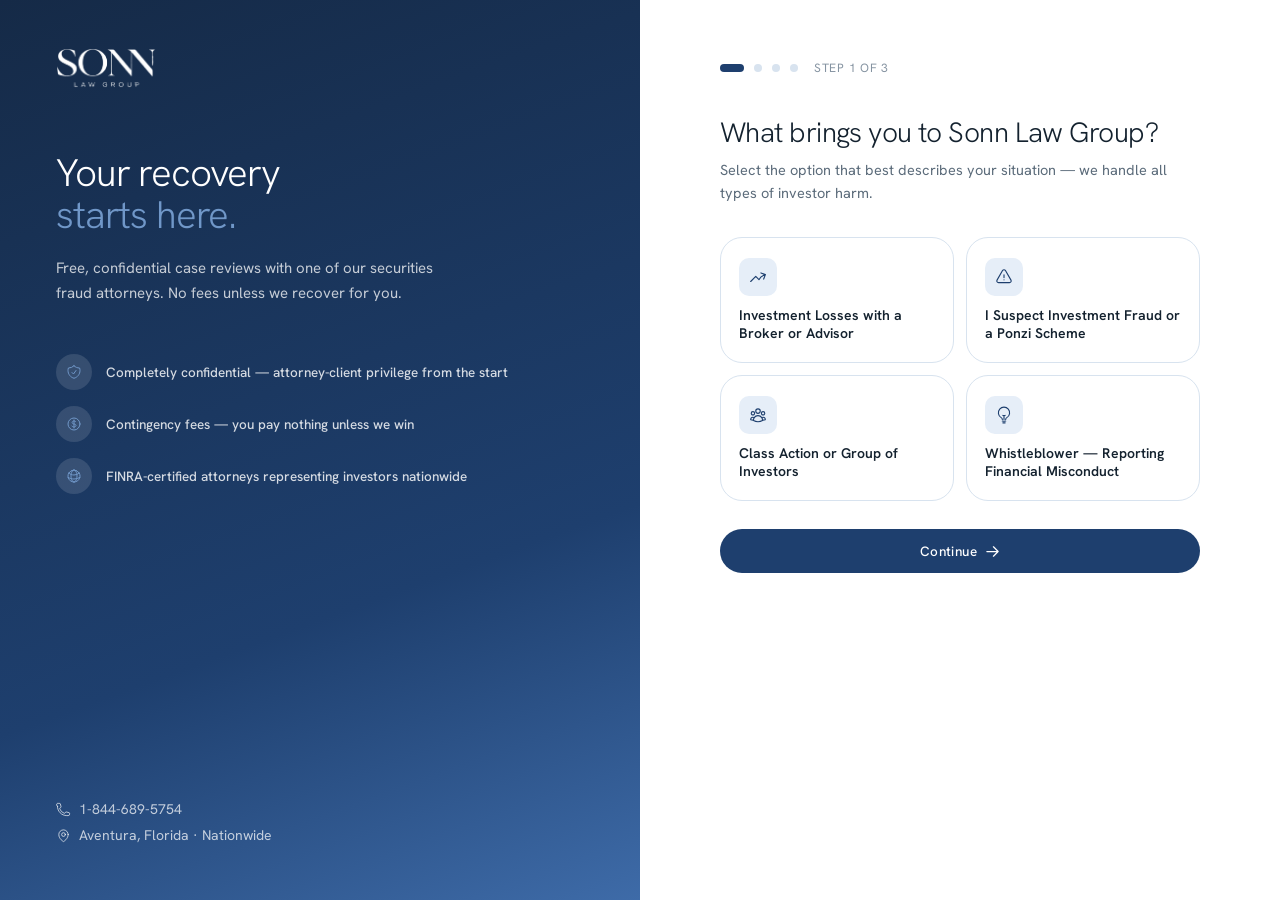
<file: contact.html>
<!DOCTYPE html>
<html lang="en">
<head>
<meta charset="utf-8" />
<meta name="viewport" content="width=device-width, initial-scale=1" />
<title>Free Case Review — Sonn Law Group</title>
<link rel="preconnect" href="https://fonts.googleapis.com">
<link href="https://fonts.googleapis.com/css2?family=Hanken+Grotesk:wght@300;400;500;600;700&display=swap" rel="stylesheet">
<style>
*, *::before, *::after { box-sizing: border-box; margin: 0; padding: 0; }
:root {
  --navy: #152a47; --brand: #1e3f6e; --brand-h: #24548f;
  --accent: #7097c8; --ink: #14222f; --ink2: #5b6b7a; --ink3: #8593a1;
  --line: #d8e3ef; --tint: #f3f6fc; --tint2: #e6eef8; --paper: #fff;
  --frame: #d8e3ef; --r-pill: 999px; --r-lg: 22px; --r-xl: 28px;
  --shadow: 0 10px 40px rgba(21,42,71,.10);
  --font: 'Hanken Grotesk', system-ui, sans-serif;
}
html, body { min-height: 100vh; font-family: var(--font); background: var(--frame); -webkit-font-smoothing: antialiased; }
a { text-decoration: none; color: inherit; }

/* ---- Layout ---- */
.shell { min-height: 100vh; display: grid; grid-template-columns: 1fr 1fr; }
.left { background: linear-gradient(160deg, var(--navy), var(--brand) 65%, #3e6ba8); display: flex; flex-direction: column; justify-content: space-between; padding: 48px 56px; position: relative; overflow: hidden; }
.left::before { content: ''; position: absolute; inset: 0; background: url('https://i.imgur.com/uVN0MfJ.jpg') center/cover; opacity: .12; }
.left-inner { position: relative; z-index: 1; }
.logo { display: block; height: 40px; width: auto; margin-bottom: 64px; }
.left h1 { font-size: 2.4rem; font-weight: 300; color: #fff; line-height: 1.1; letter-spacing: -.03em; margin-bottom: 20px; }
.left h1 span { color: var(--accent); }
.left p { font-size: 15px; color: rgba(255,255,255,.75); line-height: 1.65; max-width: 380px; }
.trust-list { margin-top: 48px; display: flex; flex-direction: column; gap: 16px; }
.trust-item { display: flex; align-items: center; gap: 14px; }
.trust-icon { width: 36px; height: 36px; border-radius: 50%; background: rgba(255,255,255,.12); display: flex; align-items: center; justify-content: center; flex: 0 0 auto; color: var(--accent); }
.trust-icon svg { width: 16px; height: 16px; }
.trust-text { font-size: 13.5px; color: rgba(255,255,255,.82); font-weight: 500; }
.contact-info { position: relative; z-index: 1; margin-top: 48px; }
.contact-info a { display: flex; align-items: center; gap: 8px; color: rgba(255,255,255,.72); font-size: 14px; margin-bottom: 8px; }
.contact-info svg { width: 15px; height: 15px; }

/* ---- Right panel ---- */
.right { background: var(--paper); display: flex; align-items: flex-start; justify-content: center; padding: 60px 48px; overflow-y: auto; }
.form-wrap { width: 100%; max-width: 480px; }

/* ---- Progress ---- */
.progress-row { display: flex; align-items: center; gap: 10px; margin-bottom: 40px; }
.step-dot { width: 8px; height: 8px; border-radius: 50%; background: var(--line); transition: all .3s; }
.step-dot.done { background: var(--brand); }
.step-dot.active { width: 24px; border-radius: 4px; background: var(--brand); }
.step-label { font-size: 12px; color: var(--ink3); letter-spacing: .06em; text-transform: uppercase; margin-left: 6px; }

/* ---- Step content ---- */
.step { display: none; }
.step.active { display: block; animation: fadeUp .35s ease both; }
@keyframes fadeUp { from { opacity:0; transform:translateY(10px); } to { opacity:1; transform:none; } }
.step-head { margin-bottom: 32px; }
.step-head h2 { font-size: 1.75rem; font-weight: 300; color: var(--ink); letter-spacing: -.02em; line-height: 1.15; margin-bottom: 10px; }
.step-head p { font-size: 14.5px; color: var(--ink2); line-height: 1.6; }

/* ---- Option cards (step 1) ---- */
.option-grid { display: grid; grid-template-columns: 1fr 1fr; gap: 12px; margin-bottom: 28px; }
.opt-card { border: 1.5px solid var(--line); border-radius: var(--r-lg); padding: 20px 18px; cursor: pointer; transition: all .2s; display: flex; flex-direction: column; gap: 10px; }
.opt-card:hover { border-color: var(--brand); background: var(--tint); }
.opt-card.selected { border-color: var(--brand); background: var(--tint2); }
.opt-icon { width: 38px; height: 38px; border-radius: 10px; background: var(--tint2); display: flex; align-items: center; justify-content: center; color: var(--brand); }
.opt-icon svg { width: 18px; height: 18px; }
.opt-label { font-size: 14px; font-weight: 600; color: var(--ink); line-height: 1.3; }

/* ---- Loss amount (step 2) ---- */
.loss-options { display: flex; flex-direction: column; gap: 10px; margin-bottom: 20px; }
.loss-opt { border: 1.5px solid var(--line); border-radius: var(--r-lg); padding: 16px 20px; cursor: pointer; display: flex; align-items: center; gap: 14px; transition: all .2s; }
.loss-opt:hover { border-color: var(--brand); background: var(--tint); }
.loss-opt.selected { border-color: var(--brand); background: var(--tint2); }
.loss-radio { width: 18px; height: 18px; border-radius: 50%; border: 2px solid var(--line); flex: 0 0 auto; display: flex; align-items: center; justify-content: center; }
.loss-opt.selected .loss-radio { border-color: var(--brand); background: var(--brand); }
.loss-opt.selected .loss-radio::after { content: ''; width: 6px; height: 6px; border-radius: 50%; background: #fff; }
.loss-label { font-size: 14.5px; color: var(--ink); font-weight: 500; }
.loss-sub { font-size: 12px; color: var(--ink3); margin-top: 2px; }
.detail-area { width: 100%; border: 1.5px solid var(--line); border-radius: var(--r-lg); padding: 14px 16px; font-family: var(--font); font-size: 14.5px; color: var(--ink); background: #fff; resize: none; margin-bottom: 20px; }
.detail-area:focus { outline: none; border-color: var(--brand); box-shadow: 0 0 0 3px rgba(30,63,110,.1); }

/* ---- Contact form (step 3) ---- */
.field-row { display: grid; grid-template-columns: 1fr 1fr; gap: 12px; margin-bottom: 12px; }
.field { display: flex; flex-direction: column; gap: 6px; margin-bottom: 12px; }
.field label { font-size: 12.5px; font-weight: 600; color: var(--ink2); letter-spacing: .02em; }
.field input, .field select { border: 1.5px solid var(--line); border-radius: var(--r-lg); padding: 13px 15px; font-family: var(--font); font-size: 15px; color: var(--ink); background: #fff; transition: border .2s; }
.field input:focus, .field select:focus { outline: none; border-color: var(--brand); box-shadow: 0 0 0 3px rgba(30,63,110,.1); }
.disclaimer { font-size: 11.5px; color: var(--ink3); line-height: 1.6; margin-bottom: 20px; }

/* ---- Success (step 4) ---- */
.success-wrap { text-align: center; padding: 20px 0; }
.success-icon { width: 72px; height: 72px; border-radius: 50%; background: var(--tint2); color: var(--brand); display: flex; align-items: center; justify-content: center; margin: 0 auto 24px; }
.success-icon svg { width: 32px; height: 32px; }
.success-wrap h2 { font-size: 1.8rem; font-weight: 300; color: var(--ink); letter-spacing: -.02em; margin-bottom: 12px; }
.success-wrap p { font-size: 15px; color: var(--ink2); line-height: 1.65; max-width: 360px; margin: 0 auto 32px; }
.next-steps { background: var(--tint); border-radius: var(--r-xl); padding: 24px; text-align: left; margin-bottom: 28px; }
.next-steps h4 { font-size: 13px; font-weight: 700; letter-spacing: .1em; text-transform: uppercase; color: var(--brand); margin-bottom: 16px; }
.next-step { display: flex; gap: 14px; margin-bottom: 14px; align-items: flex-start; }
.ns-num { width: 24px; height: 24px; border-radius: 50%; background: var(--brand); color: #fff; font-size: 12px; font-weight: 700; display: flex; align-items: center; justify-content: center; flex: 0 0 auto; margin-top: 1px; }
.ns-text { font-size: 14px; color: var(--ink); line-height: 1.5; }

/* ---- Buttons ---- */
.btn { display: inline-flex; align-items: center; gap: 8px; font-family: var(--font); font-weight: 500; font-size: 13.5px; letter-spacing: .03em; border: 0; cursor: pointer; border-radius: var(--r-pill); padding: 13px 26px; transition: all .2s; white-space: nowrap; }
.btn svg { width: 15px; height: 15px; }
.btn-primary { background: var(--brand); color: #fff; width: 100%; justify-content: center; }
.btn-primary:hover { background: var(--brand-h); transform: translateY(-1px); }
.btn-back { background: none; border: 0; color: var(--ink3); font-size: 13px; cursor: pointer; display: flex; align-items: center; gap: 6px; font-family: var(--font); margin-bottom: 24px; padding: 0; }
.btn-back:hover { color: var(--ink); }

@media (max-width: 860px) {
  .shell { grid-template-columns: 1fr; }
  .left { display: none; }
  .right { padding: 40px 24px; }
}
</style>
</head>
<body>
<div class="shell">
  <!-- Left panel -->
  <div class="left">
    <div class="left-inner">
      <img class="logo" src="./assets/sonn-law-logo-white.png" alt="Sonn Law Group" />
      <h1>Your recovery<br /><span>starts here.</span></h1>
      <p>Free, confidential case reviews with one of our securities fraud attorneys. No fees unless we recover for you.</p>
      <div class="trust-list">
        <div class="trust-item">
          <div class="trust-icon"><svg fill="none" stroke="currentColor" stroke-width="1.5" viewBox="0 0 24 24"><path stroke-linecap="round" stroke-linejoin="round" d="M9 12.75L11.25 15 15 9.75m-3-7.036A11.959 11.959 0 013.598 6 11.99 11.99 0 003 9.749c0 5.592 3.824 10.29 9 11.623 5.176-1.332 9-6.03 9-11.622 0-1.31-.21-2.571-.598-3.751h-.152c-3.196 0-6.1-1.248-8.25-3.285z"/></svg></div>
          <span class="trust-text">Completely confidential — attorney-client privilege from the start</span>
        </div>
        <div class="trust-item">
          <div class="trust-icon"><svg fill="none" stroke="currentColor" stroke-width="1.5" viewBox="0 0 24 24"><path stroke-linecap="round" stroke-linejoin="round" d="M12 6v12m-3-2.818l.879.659c1.171.879 3.07.879 4.242 0 1.172-.879 1.172-2.303 0-3.182C13.536 12.219 12.768 12 12 12c-.725 0-1.45-.22-2.003-.659-1.106-.879-1.106-2.303 0-3.182s2.9-.879 4.006 0l.415.33M21 12a9 9 0 11-18 0 9 9 0 0118 0z"/></svg></div>
          <span class="trust-text">Contingency fees — you pay nothing unless we win</span>
        </div>
        <div class="trust-item">
          <div class="trust-icon"><svg fill="none" stroke="currentColor" stroke-width="1.5" viewBox="0 0 24 24"><path stroke-linecap="round" stroke-linejoin="round" d="M12 21a9.004 9.004 0 008.716-6.747M12 21a9.004 9.004 0 01-8.716-6.747M12 21c2.485 0 4.5-4.03 4.5-9S14.485 3 12 3m0 18c-2.485 0-4.5-4.03-4.5-9S9.515 3 12 3m0 0a8.997 8.997 0 017.843 4.582M12 3a8.997 8.997 0 00-7.843 4.582m15.686 0A11.953 11.953 0 0112 10.5c-2.998 0-5.74-1.1-7.843-2.918m15.686 0A8.959 8.959 0 0121 12c0 .778-.099 1.533-.284 2.253m0 0A17.919 17.919 0 0112 16.5c-3.162 0-6.133-.815-8.716-2.247m0 0A9.015 9.015 0 013 12c0-1.605.42-3.113 1.157-4.418"/></svg></div>
          <span class="trust-text">FINRA-certified attorneys representing investors nationwide</span>
        </div>
      </div>
    </div>
    <div class="contact-info">
      <a href="tel:18446895754">
        <svg fill="none" stroke="currentColor" stroke-width="1.5" viewBox="0 0 24 24"><path stroke-linecap="round" stroke-linejoin="round" d="M2.25 6.75c0 8.284 6.716 15 15 15h2.25a2.25 2.25 0 002.25-2.25v-1.372c0-.516-.351-.966-.852-1.091l-4.423-1.106c-.44-.11-.902.055-1.173.417l-.97 1.293c-.282.376-.769.542-1.21.38a12.035 12.035 0 01-7.143-7.143c-.162-.441.004-.928.38-1.21l1.293-.97c.363-.271.527-.734.417-1.173L6.963 3.102a1.125 1.125 0 00-1.091-.852H4.5A2.25 2.25 0 002.25 6.75z"/></svg>
        1-844-689-5754
      </a>
      <a href="#">
        <svg fill="none" stroke="currentColor" stroke-width="1.5" viewBox="0 0 24 24"><path stroke-linecap="round" stroke-linejoin="round" d="M15 10.5a3 3 0 11-6 0 3 3 0 016 0z"/><path stroke-linecap="round" stroke-linejoin="round" d="M19.5 10.5c0 7.142-7.5 11.25-7.5 11.25S4.5 17.642 4.5 10.5a7.5 7.5 0 1115 0z"/></svg>
        Aventura, Florida · Nationwide
      </a>
    </div>
  </div>

  <!-- Right panel -->
  <div class="right">
    <div class="form-wrap">
      <!-- Progress -->
      <div class="progress-row">
        <div class="step-dot active" id="dot-1"></div>
        <div class="step-dot" id="dot-2"></div>
        <div class="step-dot" id="dot-3"></div>
        <div class="step-dot" id="dot-4"></div>
        <span class="step-label" id="step-label">Step 1 of 3</span>
      </div>

      <!-- Step 1: What happened -->
      <div class="step active" id="step-1">
        <div class="step-head">
          <h2>What brings you to Sonn Law Group?</h2>
          <p>Select the option that best describes your situation — we handle all types of investor harm.</p>
        </div>
        <div class="option-grid">
          <div class="opt-card" onclick="selectOpt(this)">
            <div class="opt-icon"><svg fill="none" stroke="currentColor" stroke-width="1.5" viewBox="0 0 24 24"><path stroke-linecap="round" stroke-linejoin="round" d="M2.25 18L9 11.25l4.306 4.307a11.95 11.95 0 015.814-5.519l2.74-1.22m0 0l-5.94-2.28m5.94 2.28l-2.28 5.941"/></svg></div>
            <span class="opt-label">Investment Losses with a Broker or Advisor</span>
          </div>
          <div class="opt-card" onclick="selectOpt(this)">
            <div class="opt-icon"><svg fill="none" stroke="currentColor" stroke-width="1.5" viewBox="0 0 24 24"><path stroke-linecap="round" stroke-linejoin="round" d="M12 9v3.75m-9.303 3.376c-.866 1.5.217 3.374 1.948 3.374h14.71c1.73 0 2.813-1.874 1.948-3.374L13.949 3.378c-.866-1.5-3.032-1.5-3.898 0L2.697 16.126zM12 15.75h.007v.008H12v-.008z"/></svg></div>
            <span class="opt-label">I Suspect Investment Fraud or a Ponzi Scheme</span>
          </div>
          <div class="opt-card" onclick="selectOpt(this)">
            <div class="opt-icon"><svg fill="none" stroke="currentColor" stroke-width="1.5" viewBox="0 0 24 24"><path stroke-linecap="round" stroke-linejoin="round" d="M18 18.72a9.094 9.094 0 003.741-.479 3 3 0 00-4.682-2.72m.94 3.198l.001.031c0 .225-.012.447-.037.666A11.944 11.944 0 0112 21c-2.17 0-4.207-.576-5.963-1.584A6.062 6.062 0 016 18.719m12 0a5.971 5.971 0 00-.941-3.197m0 0A5.995 5.995 0 0012 12.75a5.995 5.995 0 00-5.058 2.772m0 0a3 3 0 00-4.681 2.72 8.986 8.986 0 003.74.477m.94-3.197a5.971 5.971 0 00-.94 3.197M15 6.75a3 3 0 11-6 0 3 3 0 016 0zm6 3a2.25 2.25 0 11-4.5 0 2.25 2.25 0 014.5 0zm-13.5 0a2.25 2.25 0 11-4.5 0 2.25 2.25 0 014.5 0z"/></svg></div>
            <span class="opt-label">Class Action or Group of Investors</span>
          </div>
          <div class="opt-card" onclick="selectOpt(this)">
            <div class="opt-icon"><svg fill="none" stroke="currentColor" stroke-width="1.5" viewBox="0 0 24 24"><path stroke-linecap="round" stroke-linejoin="round" d="M12 18v-5.25m0 0a6.01 6.01 0 001.5-.189m-1.5.189a6.01 6.01 0 01-1.5-.189m3.75 7.478a12.06 12.06 0 01-4.5 0m3.75 2.383a14.406 14.406 0 01-3 0M14.25 18v-.192c0-.983.658-1.823 1.508-2.316a7.5 7.5 0 10-7.517 0c.85.493 1.509 1.333 1.509 2.316V18"/></svg></div>
            <span class="opt-label">Whistleblower — Reporting Financial Misconduct</span>
          </div>
        </div>
        <button class="btn btn-primary" onclick="nextStep()" id="btn-next-1" disabled>
          Continue
          <svg fill="none" stroke="currentColor" stroke-width="2" viewBox="0 0 24 24"><path stroke-linecap="round" stroke-linejoin="round" d="M13.5 4.5L21 12m0 0l-7.5 7.5M21 12H3"/></svg>
        </button>
      </div>

      <!-- Step 2: Loss amount -->
      <div class="step" id="step-2">
        <button class="btn-back" onclick="prevStep()">
          <svg fill="none" stroke="currentColor" stroke-width="2" viewBox="0 0 24 24" width="16" height="16"><path stroke-linecap="round" stroke-linejoin="round" d="M10.5 19.5L3 12m0 0l7.5-7.5M3 12h18"/></svg>
          Back
        </button>
        <div class="step-head">
          <h2>How much have you lost?</h2>
          <p>An estimate is fine — we need this to assess whether litigation or arbitration is the right path.</p>
        </div>
        <div class="loss-options">
          <div class="loss-opt" onclick="selectLoss(this)"><div class="loss-radio"></div><div><div class="loss-label">Under $50,000</div></div></div>
          <div class="loss-opt" onclick="selectLoss(this)"><div class="loss-radio"></div><div><div class="loss-label">$50,000 – $250,000</div></div></div>
          <div class="loss-opt" onclick="selectLoss(this)"><div class="loss-radio"></div><div><div class="loss-label">$250,000 – $1 million</div><div class="loss-sub">FINRA arbitration is typically most efficient at this range</div></div></div>
          <div class="loss-opt" onclick="selectLoss(this)"><div class="loss-radio"></div><div><div class="loss-label">Over $1 million</div><div class="loss-sub">Complex litigation and class action may be appropriate</div></div></div>
          <div class="loss-opt" onclick="selectLoss(this)"><div class="loss-radio"></div><div><div class="loss-label">I'm not sure yet</div></div></div>
        </div>
        <textarea class="detail-area" rows="3" placeholder="Briefly describe what happened (optional — your attorney will ask in the consultation)…"></textarea>
        <button class="btn btn-primary" onclick="nextStep()" id="btn-next-2" disabled>
          Continue
          <svg fill="none" stroke="currentColor" stroke-width="2" viewBox="0 0 24 24"><path stroke-linecap="round" stroke-linejoin="round" d="M13.5 4.5L21 12m0 0l-7.5-7.5M21 12H3"/></svg>
        </button>
      </div>

      <!-- Step 3: Contact info -->
      <div class="step" id="step-3">
        <button class="btn-back" onclick="prevStep()">
          <svg fill="none" stroke="currentColor" stroke-width="2" viewBox="0 0 24 24" width="16" height="16"><path stroke-linecap="round" stroke-linejoin="round" d="M10.5 19.5L3 12m0 0l7.5-7.5M3 12h18"/></svg>
          Back
        </button>
        <div class="step-head">
          <h2>How can we reach you?</h2>
          <p>An attorney will contact you within one business day. All information is protected by attorney-client privilege.</p>
        </div>
        <div class="field-row">
          <div class="field"><label>First name</label><input type="text" placeholder="Jane" /></div>
          <div class="field"><label>Last name</label><input type="text" placeholder="Investor" /></div>
        </div>
        <div class="field"><label>Email address</label><input type="email" placeholder="jane@email.com" /></div>
        <div class="field"><label>Phone number</label><input type="tel" placeholder="(305) 000-0000" /></div>
        <div class="field">
          <label>State</label>
          <select>
            <option value="">Select your state</option>
            <option>Florida</option><option>New York</option><option>California</option><option>Texas</option><option>Other</option>
          </select>
        </div>
        <p class="disclaimer">By submitting this form, you agree to be contacted by Sonn Law Group regarding your potential claim. This does not create an attorney-client relationship. All consultations are confidential and free of charge.</p>
        <button class="btn btn-primary" onclick="submitForm()">
          Submit Confidentially
          <svg fill="none" stroke="currentColor" stroke-width="2" viewBox="0 0 24 24"><path stroke-linecap="round" stroke-linejoin="round" d="M9 12.75L11.25 15 15 9.75m-3-7.036A11.959 11.959 0 013.598 6 11.99 11.99 0 003 9.749c0 5.592 3.824 10.29 9 11.623 5.176-1.332 9-6.03 9-11.622 0-1.31-.21-2.571-.598-3.751h-.152c-3.196 0-6.1-1.248-8.25-3.285z"/></svg>
        </button>
      </div>

      <!-- Step 4: Success -->
      <div class="step" id="step-4">
        <div class="success-wrap">
          <div class="success-icon">
            <svg fill="none" stroke="currentColor" stroke-width="1.5" viewBox="0 0 24 24"><path stroke-linecap="round" stroke-linejoin="round" d="M9 12.75L11.25 15 15 9.75M21 12a9 9 0 11-18 0 9 9 0 0118 0z"/></svg>
          </div>
          <h2>Request Received</h2>
          <p>Thank you. A Sonn Law Group attorney will review your case and reach out within one business day.</p>
          <div class="next-steps">
            <h4>What Happens Next</h4>
            <div class="next-step"><div class="ns-num">1</div><div class="ns-text"><strong>Attorney review</strong> — Jeffrey Sonn or a senior associate will personally review your submission today.</div></div>
            <div class="next-step"><div class="ns-num">2</div><div class="ns-text"><strong>Free consultation call</strong> — We'll schedule a confidential call to discuss your situation and evaluate your claim.</div></div>
            <div class="next-step"><div class="ns-num">3</div><div class="ns-text"><strong>Case strategy</strong> — If you have a viable claim, we'll explain your options: FINRA arbitration, litigation, or class action.</div></div>
          </div>
          <p style="font-size:13.5px;color:var(--ink3)">Need to speak to someone now? Call <a href="tel:18446895754" style="color:var(--brand);font-weight:600">1-844-689-5754</a></p>
        </div>
      </div>
    </div>
  </div>
</div>

<script>
let currentStep = 1;
const totalSteps = 3;

function updateProgress() {
  for (let i = 1; i <= 4; i++) {
    const dot = document.getElementById('dot-' + i);
    dot.className = 'step-dot';
    if (i < currentStep) dot.classList.add('done');
    else if (i === currentStep) dot.classList.add('active');
  }
  const label = document.getElementById('step-label');
  if (currentStep <= totalSteps) label.textContent = `Step ${currentStep} of ${totalSteps}`;
  else label.textContent = 'Complete';
}

function goToStep(n) {
  document.querySelectorAll('.step').forEach(s => s.classList.remove('active'));
  document.getElementById('step-' + n).classList.add('active');
  currentStep = n;
  updateProgress();
}

function nextStep() { goToStep(currentStep + 1); }
function prevStep() { goToStep(currentStep - 1); }
function submitForm() { goToStep(4); }

function selectOpt(el) {
  document.querySelectorAll('.opt-card').forEach(c => c.classList.remove('selected'));
  el.classList.add('selected');
  document.getElementById('btn-next-1').disabled = false;
}

function selectLoss(el) {
  document.querySelectorAll('.loss-opt').forEach(c => c.classList.remove('selected'));
  el.classList.add('selected');
  document.getElementById('btn-next-2').disabled = false;
}
</script>
</body>
</html>
</file>
